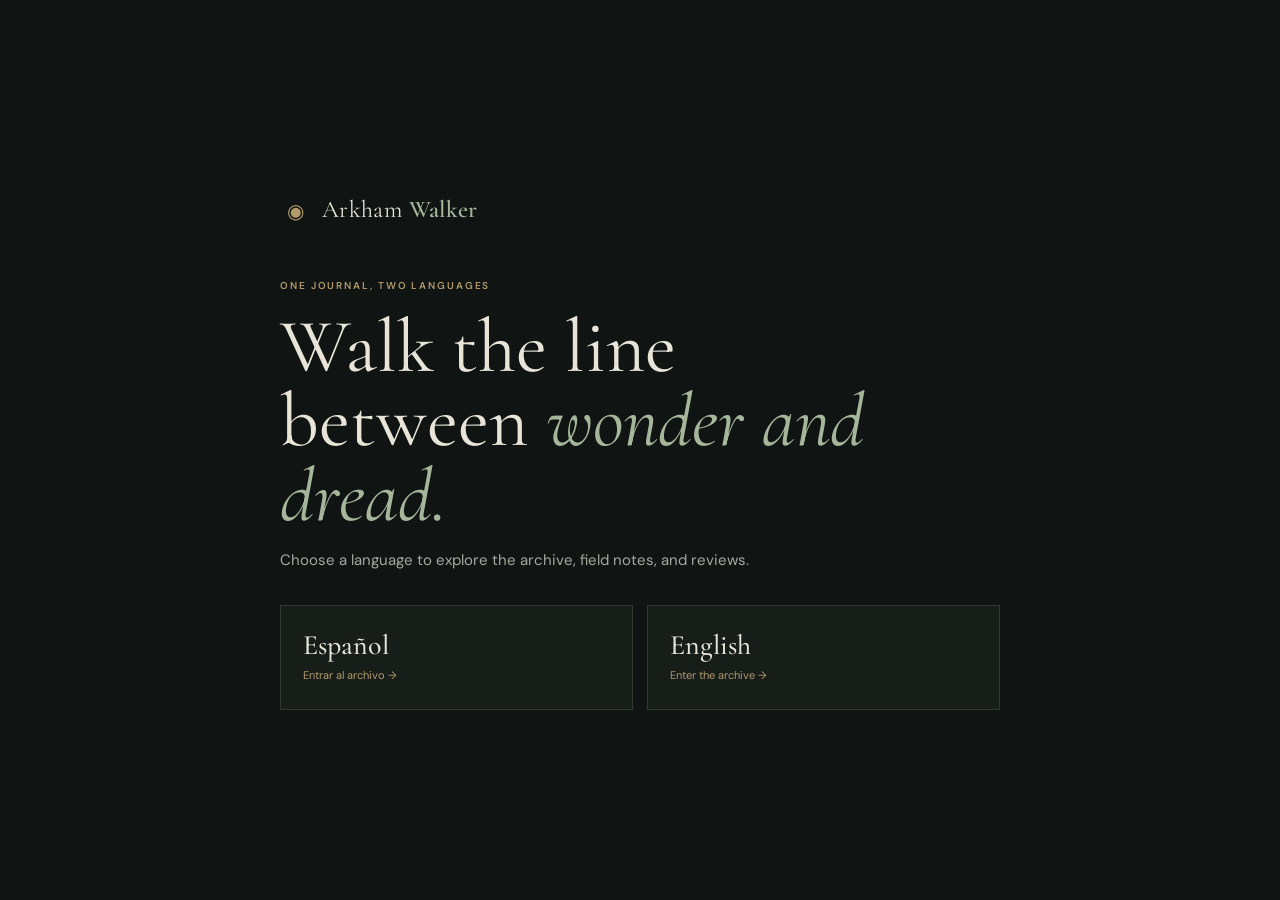
<file: index.html>
<!doctype html>
<html lang="es">
<head>
  <meta charset="utf-8">
  <meta name="viewport" content="width=device-width, initial-scale=1">
  <meta name="theme-color" content="#101412">
  <meta name="description" content="Arkham Walker: strange fiction and cosmic horror reviews in English and Spanish.">
  <title>Arkham Walker — Choose your language</title>
  <link rel="preconnect" href="https://fonts.googleapis.com">
  <link rel="preconnect" href="https://fonts.gstatic.com" crossorigin>
  <link href="https://fonts.googleapis.com/css2?family=Cormorant+Garamond:wght@400;500;600;700&family=DM+Sans:wght@400;500;600;700&display=swap" rel="stylesheet">
  <link rel="icon" href="assets/favicon.svg" type="image/svg+xml">
  <link rel="stylesheet" href="assets/css/site.css">
  <style>
    .language-home { min-height: 100vh; display: grid; place-items: center; padding: 32px 0; }
    .language-home-inner { width: min(720px, calc(100% - 36px)); }
    .language-home .brand { margin-bottom: 48px; }
    .language-home h1 { max-width: 650px; margin: 0; font: 400 clamp(45px, 8vw, 76px)/.98 var(--display); }
    .language-home h1 em { color: var(--moss); }
    .language-home p:not(.eyebrow) { color: var(--muted); }
    .language-choices { display: grid; grid-template-columns: repeat(2, 1fr); gap: 14px; margin-top: 32px; }
    .language-choice { padding: 22px; border: 1px solid var(--line); background: #171d19; transition: border-color .2s, transform .2s; }
    .language-choice:hover { transform: translateY(-3px); border-color: var(--sepia); }
    .language-choice strong { display: block; color: var(--paper); font: 500 28px var(--display); }
    .language-choice span { color: var(--sepia); font-size: 11px; }
    @media (max-width: 520px) { .language-choices { grid-template-columns: 1fr; } .language-home .brand { margin-bottom: 33px; } }
  </style>
</head>
<body data-page="language">
  <main class="language-home">
    <div class="language-home-inner">
      <a class="brand" href="index.html"><span class="brand-mark" aria-hidden="true">◉</span><span>Arkham <b>Walker</b></span></a>
      <p class="eyebrow eyebrow-moss">One journal, two languages</p>
      <h1>Walk the line between <em>wonder and dread.</em></h1>
      <p>Choose a language to explore the archive, field notes, and reviews.</p>
      <nav class="language-choices" aria-label="Choose a language">
        <a class="language-choice" href="es/index.html" lang="es"><strong>Español</strong><span>Entrar al archivo →</span></a>
        <a class="language-choice" href="en/index.html" lang="en"><strong>English</strong><span>Enter the archive →</span></a>
      </nav>
    </div>
  </main>
</body>
</html>
</file>
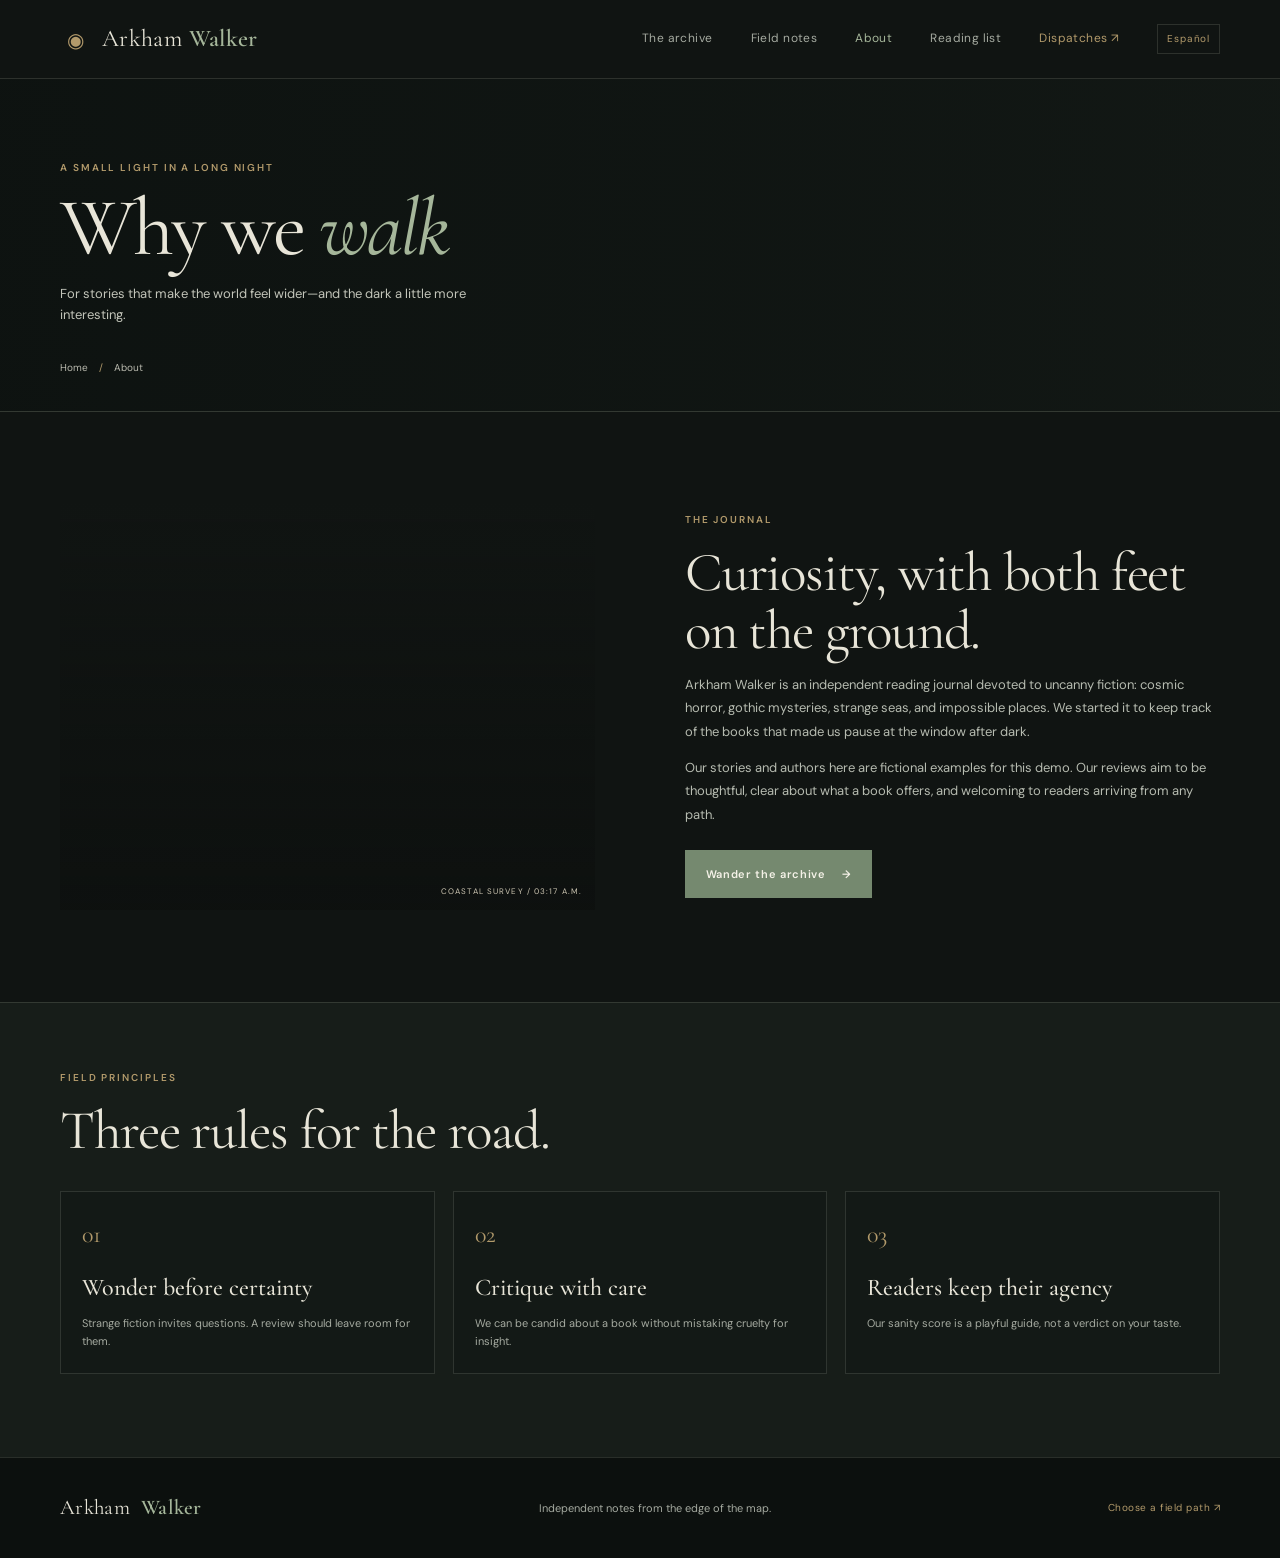
<file: en/about.html>
<!doctype html>
<html lang="en">
<head>
  <meta charset="utf-8">
  <meta name="viewport" content="width=device-width, initial-scale=1">
  <meta name="theme-color" content="#101412">
  <meta name="description" content="The story and editorial principles behind Arkham Walker, an independent uncanny fiction review journal.">
  <title>About — Arkham Walker</title>
  <link rel="preconnect" href="https://fonts.googleapis.com">
  <link rel="preconnect" href="https://fonts.gstatic.com" crossorigin>
  <link href="https://fonts.googleapis.com/css2?family=Cormorant+Garamond:wght@400;500;600;700&family=DM+Sans:wght@400;500;600;700&display=swap" rel="stylesheet">
  <link rel="icon" href="../assets/favicon.svg" type="image/svg+xml">
  <link rel="stylesheet" href="../assets/css/site.css">
  <script defer src="../assets/js/books.en.js"></script>
  <script defer src="../assets/js/site.js"></script>
</head>
<body data-page="about">
  <header class="site-header"><div class="nav-wrap page-width">
    <a class="brand" href="index.html" aria-label="Arkham Walker home"><span class="brand-mark" aria-hidden="true">◉</span><span>Arkham <b>Walker</b></span></a>
    <button class="menu-toggle" type="button" aria-expanded="false" aria-controls="site-nav" aria-label="Open navigation"><span></span><span></span><span></span></button>
    <nav class="site-nav" id="site-nav" aria-label="Main navigation"><a href="reviews.html" data-nav="reviews">The archive</a><a href="field-notes.html" data-nav="field-notes">Field notes</a><a href="about.html" data-nav="about">About</a><a href="reading-list.html" data-nav="reading-list">Reading list <span class="nav-count" data-reading-count hidden>0</span></a><a class="nav-cta" href="index.html#dispatch">Dispatches <span aria-hidden="true">↗</span></a></nav>
  </div></header>
  <main>
    <section class="page-hero page-hero-about"><div class="page-width page-hero-inner">
      <p class="eyebrow">A small light in a long night</p><h1>Why we <em>walk</em></h1>
      <p>For stories that make the world feel wider—and the dark a little more interesting.</p>
      <div class="breadcrumb"><a href="index.html">Home</a><span>/</span><span aria-current="page">About</span></div>
    </div></section>
    <section class="section page-width about-layout">
      <div class="about-art" role="img" aria-label="A fog-bound shoreline beneath a dark sky"><span class="art-caption">COASTAL SURVEY / 03:17 A.M.</span></div>
      <article class="about-copy"><p class="eyebrow eyebrow-moss">The journal</p><h2>Curiosity, with both feet on the ground.</h2>
        <p>Arkham Walker is an independent reading journal devoted to uncanny fiction: cosmic horror, gothic mysteries, strange seas, and impossible places. We started it to keep track of the books that made us pause at the window after dark.</p>
        <p>Our stories and authors here are fictional examples for this demo. Our reviews aim to be thoughtful, clear about what a book offers, and welcoming to readers arriving from any path.</p>
        <a class="button button-moss" href="reviews.html">Wander the archive <span aria-hidden="true">→</span></a>
      </article>
    </section>
    <section class="beliefs-section"><div class="page-width"><p class="eyebrow eyebrow-moss">Field principles</p><h2>Three rules for the road.</h2><div class="belief-grid">
      <article><span>01</span><h3>Wonder before certainty</h3><p>Strange fiction invites questions. A review should leave room for them.</p></article>
      <article><span>02</span><h3>Critique with care</h3><p>We can be candid about a book without mistaking cruelty for insight.</p></article>
      <article><span>03</span><h3>Readers keep their agency</h3><p>Our sanity score is a playful guide, not a verdict on your taste.</p></article>
    </div></div></section>
  </main>
  <footer class="site-footer"><div class="footer-inner page-width"><a class="brand brand-small" href="index.html">Arkham <b>Walker</b></a><p>Independent notes from the edge of the map.</p><a href="field-notes.html" class="footer-link">Choose a field path ↗</a></div></footer>
</body>
</html>
</file>
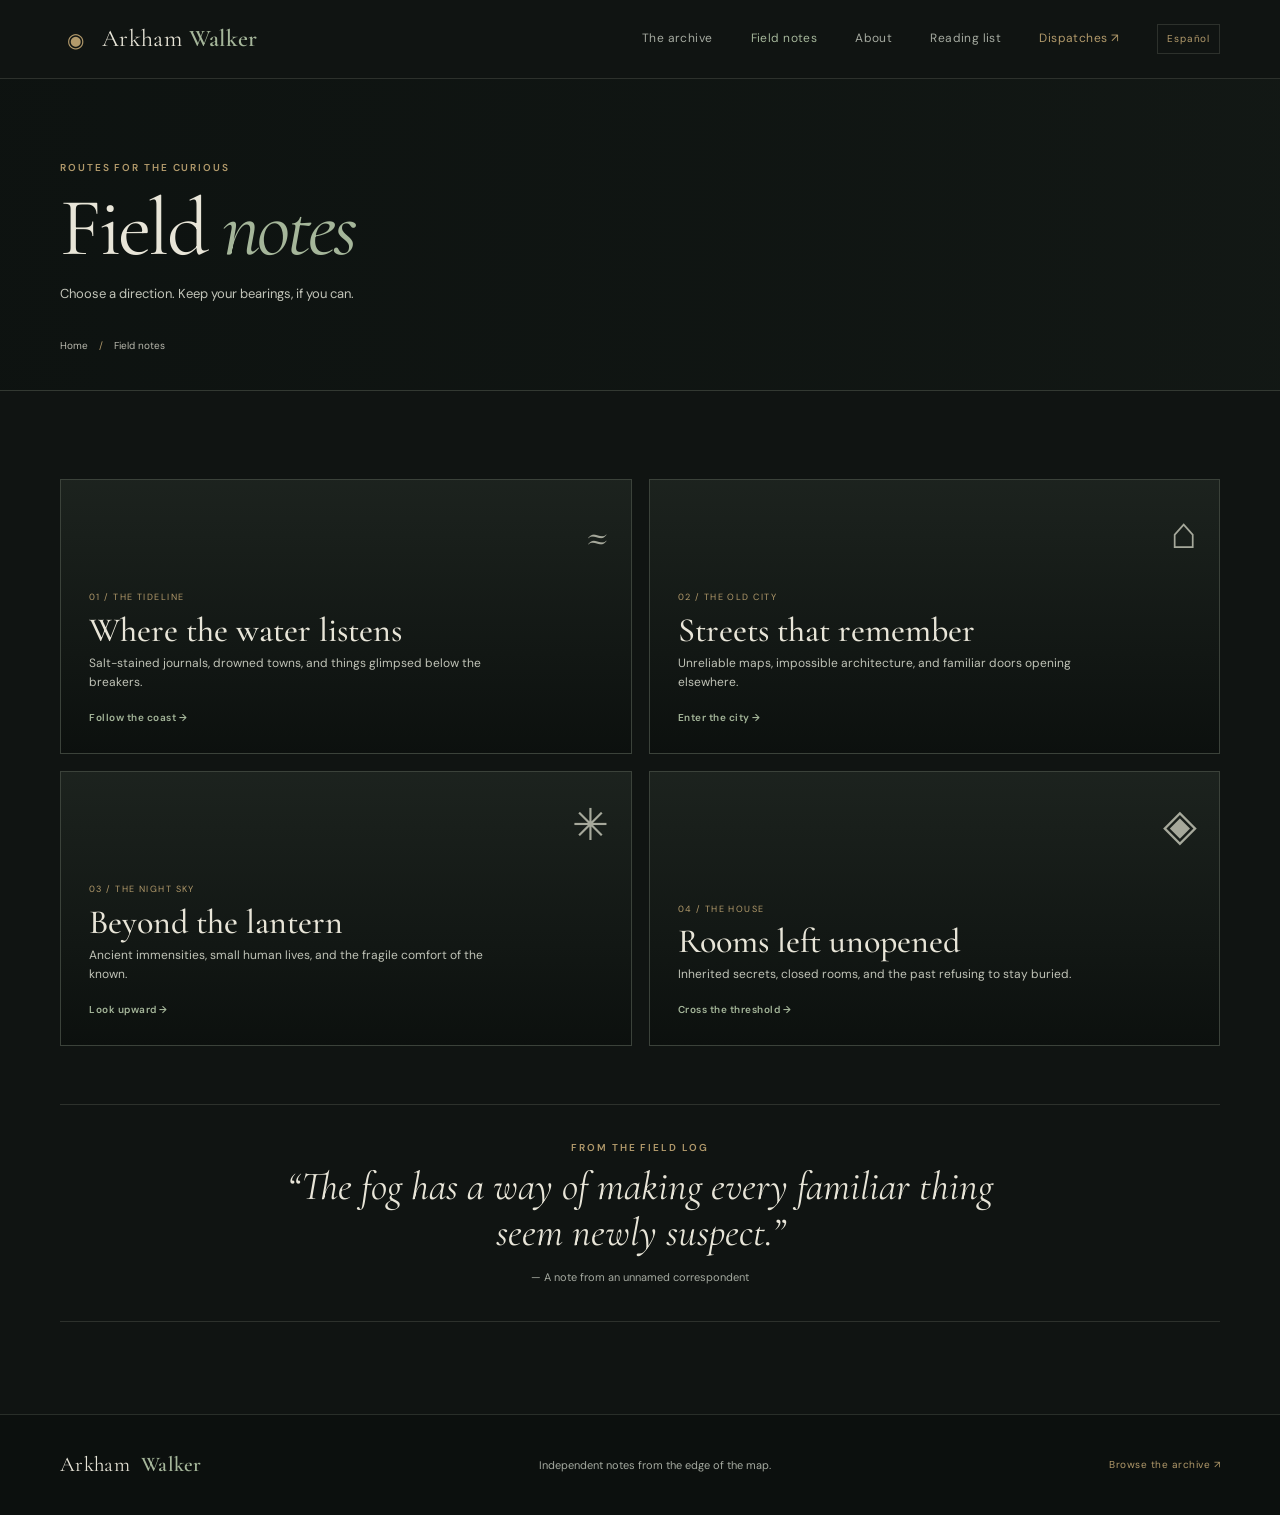
<file: en/field-notes.html>
<!doctype html>
<html lang="en">
<head>
  <meta charset="utf-8">
  <meta name="viewport" content="width=device-width, initial-scale=1">
  <meta name="theme-color" content="#101412">
  <meta name="description" content="Curated reading paths through the strange and uncanny with Arkham Walker.">
  <title>Field Notes — Arkham Walker</title>
  <link rel="preconnect" href="https://fonts.googleapis.com">
  <link rel="preconnect" href="https://fonts.gstatic.com" crossorigin>
  <link href="https://fonts.googleapis.com/css2?family=Cormorant+Garamond:wght@400;500;600;700&family=DM+Sans:wght@400;500;600;700&display=swap" rel="stylesheet">
  <link rel="icon" href="../assets/favicon.svg" type="image/svg+xml">
  <link rel="stylesheet" href="../assets/css/site.css">
  <script defer src="../assets/js/books.en.js"></script>
  <script defer src="../assets/js/site.js"></script>
</head>
<body data-page="field-notes">
  <header class="site-header"><div class="nav-wrap page-width">
    <a class="brand" href="index.html" aria-label="Arkham Walker home"><span class="brand-mark" aria-hidden="true">◉</span><span>Arkham <b>Walker</b></span></a>
    <button class="menu-toggle" type="button" aria-expanded="false" aria-controls="site-nav" aria-label="Open navigation"><span></span><span></span><span></span></button>
    <nav class="site-nav" id="site-nav" aria-label="Main navigation"><a href="reviews.html" data-nav="reviews">The archive</a><a href="field-notes.html" data-nav="field-notes">Field notes</a><a href="about.html" data-nav="about">About</a><a href="reading-list.html" data-nav="reading-list">Reading list <span class="nav-count" data-reading-count hidden>0</span></a><a class="nav-cta" href="index.html#dispatch">Dispatches <span aria-hidden="true">↗</span></a></nav>
  </div></header>
  <main>
    <section class="page-hero page-hero-fields"><div class="page-width page-hero-inner">
      <p class="eyebrow">Routes for the curious</p><h1>Field <em>notes</em></h1>
      <p>Choose a direction. Keep your bearings, if you can.</p>
      <div class="breadcrumb"><a href="index.html">Home</a><span>/</span><span aria-current="page">Field notes</span></div>
    </div></section>
    <section class="section page-width">
      <div class="field-grid">
        <a class="field-card field-sea" href="reviews.html?genre=Maritime%20horror"><span class="field-index">01 / THE TIDELINE</span><span class="field-glyph" aria-hidden="true">≈</span><h2>Where the water listens</h2><p>Salt-stained journals, drowned towns, and things glimpsed below the breakers.</p><span class="field-link">Follow the coast →</span></a>
        <a class="field-card field-city" href="reviews.html?genre=Weird%20fiction"><span class="field-index">02 / THE OLD CITY</span><span class="field-glyph" aria-hidden="true">⌂</span><h2>Streets that remember</h2><p>Unreliable maps, impossible architecture, and familiar doors opening elsewhere.</p><span class="field-link">Enter the city →</span></a>
        <a class="field-card field-cosmos" href="reviews.html?genre=Cosmic%20horror"><span class="field-index">03 / THE NIGHT SKY</span><span class="field-glyph" aria-hidden="true">✳</span><h2>Beyond the lantern</h2><p>Ancient immensities, small human lives, and the fragile comfort of the known.</p><span class="field-link">Look upward →</span></a>
        <a class="field-card field-house" href="reviews.html?genre=Gothic%20mystery"><span class="field-index">04 / THE HOUSE</span><span class="field-glyph" aria-hidden="true">◈</span><h2>Rooms left unopened</h2><p>Inherited secrets, closed rooms, and the past refusing to stay buried.</p><span class="field-link">Cross the threshold →</span></a>
      </div>
      <div class="quote-panel"><p class="eyebrow eyebrow-moss">From the field log</p><blockquote>“The fog has a way of making every familiar thing seem newly suspect.”</blockquote><p>— A note from an unnamed correspondent</p></div>
    </section>
  </main>
  <footer class="site-footer"><div class="footer-inner page-width"><a class="brand brand-small" href="index.html">Arkham <b>Walker</b></a><p>Independent notes from the edge of the map.</p><a href="reviews.html" class="footer-link">Browse the archive ↗</a></div></footer>
</body>
</html>
</file>
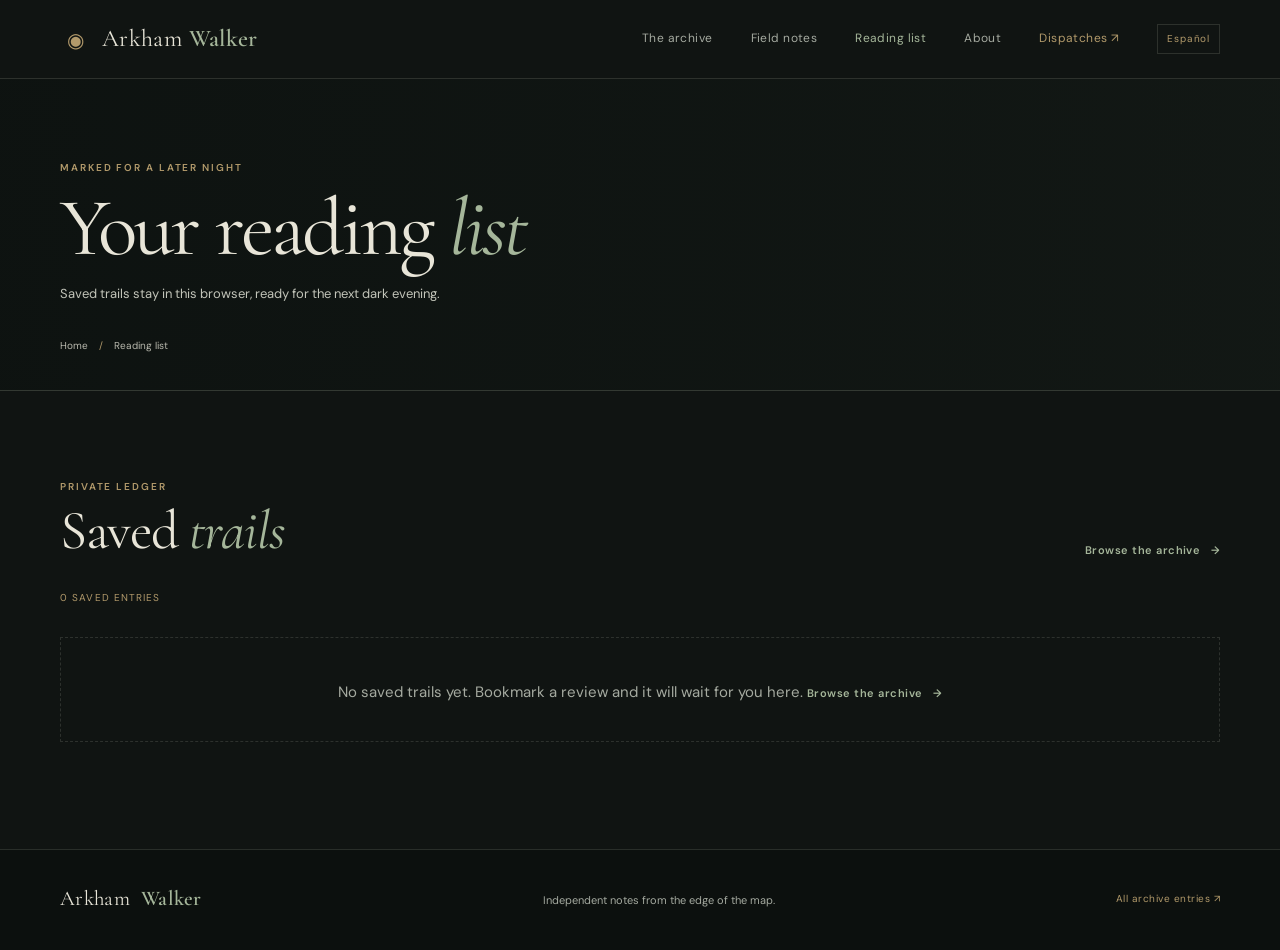
<file: en/reading-list.html>
<!doctype html>
<html lang="en">
<head>
  <meta charset="utf-8">
  <meta name="viewport" content="width=device-width, initial-scale=1">
  <meta name="theme-color" content="#101412">
  <meta name="description" content="Your saved Arkham Walker reviews, kept in one place for the next dark evening.">
  <title>Reading List — Arkham Walker</title>
  <link rel="preconnect" href="https://fonts.googleapis.com">
  <link rel="preconnect" href="https://fonts.gstatic.com" crossorigin>
  <link href="https://fonts.googleapis.com/css2?family=Cormorant+Garamond:wght@400;500;600;700&family=DM+Sans:wght@400;500;600;700&display=swap" rel="stylesheet">
  <link rel="icon" href="../assets/favicon.svg" type="image/svg+xml">
  <link rel="stylesheet" href="../assets/css/site.css">
  <script defer src="../assets/js/books.en.js"></script>
  <script defer src="../assets/js/site.js"></script>
</head>
<body data-page="reading-list">
  <header class="site-header"><div class="nav-wrap page-width">
    <a class="brand" href="index.html" aria-label="Arkham Walker home"><span class="brand-mark" aria-hidden="true">◉</span><span>Arkham <b>Walker</b></span></a>
    <button class="menu-toggle" type="button" aria-expanded="false" aria-controls="site-nav" aria-label="Open navigation"><span></span><span></span><span></span></button>
    <nav class="site-nav" id="site-nav" aria-label="Main navigation"><a href="reviews.html" data-nav="reviews">The archive</a><a href="field-notes.html" data-nav="field-notes">Field notes</a><a href="reading-list.html" data-nav="reading-list">Reading list <span class="nav-count" data-reading-count hidden>0</span></a><a href="about.html" data-nav="about">About</a><a class="nav-cta" href="index.html#dispatch">Dispatches <span aria-hidden="true">↗</span></a></nav>
  </div></header>
  <main>
    <section class="page-hero page-hero-list"><div class="page-width page-hero-inner">
      <p class="eyebrow">Marked for a later night</p><h1>Your reading <em>list</em></h1>
      <p>Saved trails stay in this browser, ready for the next dark evening.</p>
      <div class="breadcrumb"><a href="index.html">Home</a><span>/</span><span aria-current="page">Reading list</span></div>
    </div></section>
    <section class="section page-width" aria-labelledby="reading-list-heading">
      <div class="section-heading"><div><p class="eyebrow eyebrow-moss">Private ledger</p><h2 id="reading-list-heading">Saved <em>trails</em></h2></div><div class="list-actions"><a class="text-link" href="reviews.html">Browse the archive <span aria-hidden="true">→</span></a><button class="button list-clear" id="clear-reading-list" type="button" hidden>Clear list</button></div></div>
      <p class="library-count" id="reading-list-count" aria-live="polite"></p>
      <div class="book-grid" id="reading-list" aria-live="polite"></div>
      <p class="empty-state" id="reading-list-empty" hidden>No saved trails yet. Bookmark a review and it will wait for you here. <a class="text-link" href="reviews.html">Browse the archive <span aria-hidden="true">→</span></a></p>
      <noscript><p class="empty-state">The reading list needs JavaScript. You can still browse every review in the archive.</p></noscript>
    </section>
  </main>
  <footer class="site-footer"><div class="footer-inner page-width"><a class="brand brand-small" href="index.html">Arkham <b>Walker</b></a><p>Independent notes from the edge of the map.</p><a href="reviews.html" class="footer-link">All archive entries ↗</a></div></footer>
</body>
</html>
</file>
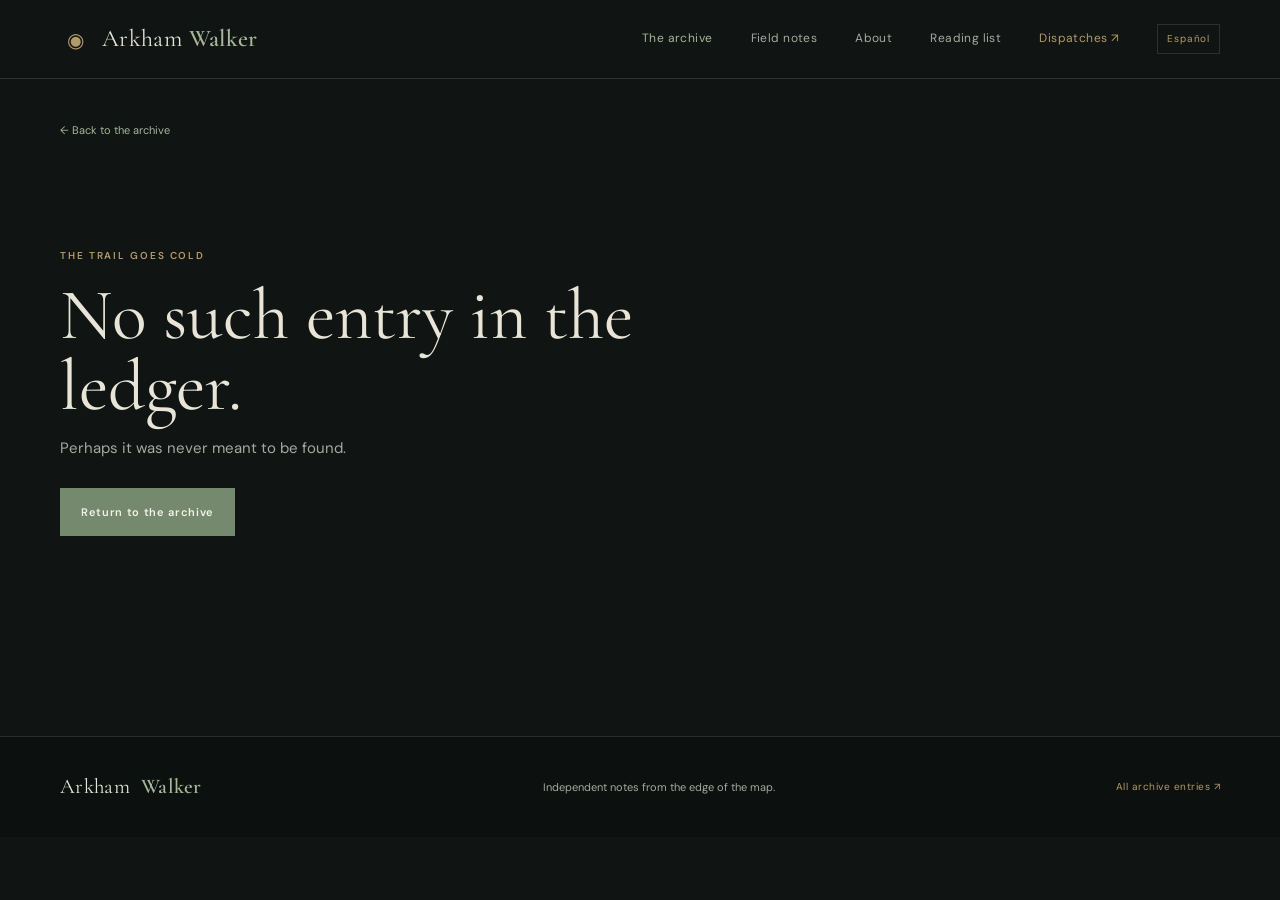
<file: en/review.html>
<!doctype html>
<html lang="en">
<head>
  <meta charset="utf-8">
  <meta name="viewport" content="width=device-width, initial-scale=1">
  <meta name="theme-color" content="#101412">
  <meta name="description" content="An independent book review from the Arkham Walker archive.">
  <title>Field Review — Arkham Walker</title>
  <link rel="preconnect" href="https://fonts.googleapis.com">
  <link rel="preconnect" href="https://fonts.gstatic.com" crossorigin>
  <link href="https://fonts.googleapis.com/css2?family=Cormorant+Garamond:wght@400;500;600;700&family=DM+Sans:wght@400;500;600;700&display=swap" rel="stylesheet">
  <link rel="icon" href="../assets/favicon.svg" type="image/svg+xml">
  <link rel="stylesheet" href="../assets/css/site.css">
  <script defer src="../assets/js/books.en.js"></script>
  <script defer src="../assets/js/site.js"></script>
</head>
<body data-page="reviews">
  <header class="site-header"><div class="nav-wrap page-width">
    <a class="brand" href="index.html" aria-label="Arkham Walker home"><span class="brand-mark" aria-hidden="true">◉</span><span>Arkham <b>Walker</b></span></a>
    <button class="menu-toggle" type="button" aria-expanded="false" aria-controls="site-nav" aria-label="Open navigation"><span></span><span></span><span></span></button>
    <nav class="site-nav" id="site-nav" aria-label="Main navigation"><a href="reviews.html" data-nav="reviews">The archive</a><a href="field-notes.html" data-nav="field-notes">Field notes</a><a href="about.html" data-nav="about">About</a><a href="reading-list.html" data-nav="reading-list">Reading list <span class="nav-count" data-reading-count hidden>0</span></a><a class="nav-cta" href="index.html#dispatch">Dispatches <span aria-hidden="true">↗</span></a></nav>
  </div></header>
  <main id="review-detail" class="detail-main page-width" aria-live="polite"><noscript><p class="empty-state">The full review needs JavaScript. <a class="text-link" href="reviews.html">Open the archive →</a></p></noscript></main>
  <footer class="site-footer"><div class="footer-inner page-width"><a class="brand brand-small" href="index.html">Arkham <b>Walker</b></a><p>Independent notes from the edge of the map.</p><a href="reviews.html" class="footer-link">All archive entries ↗</a></div></footer>
</body>
</html>
</file>
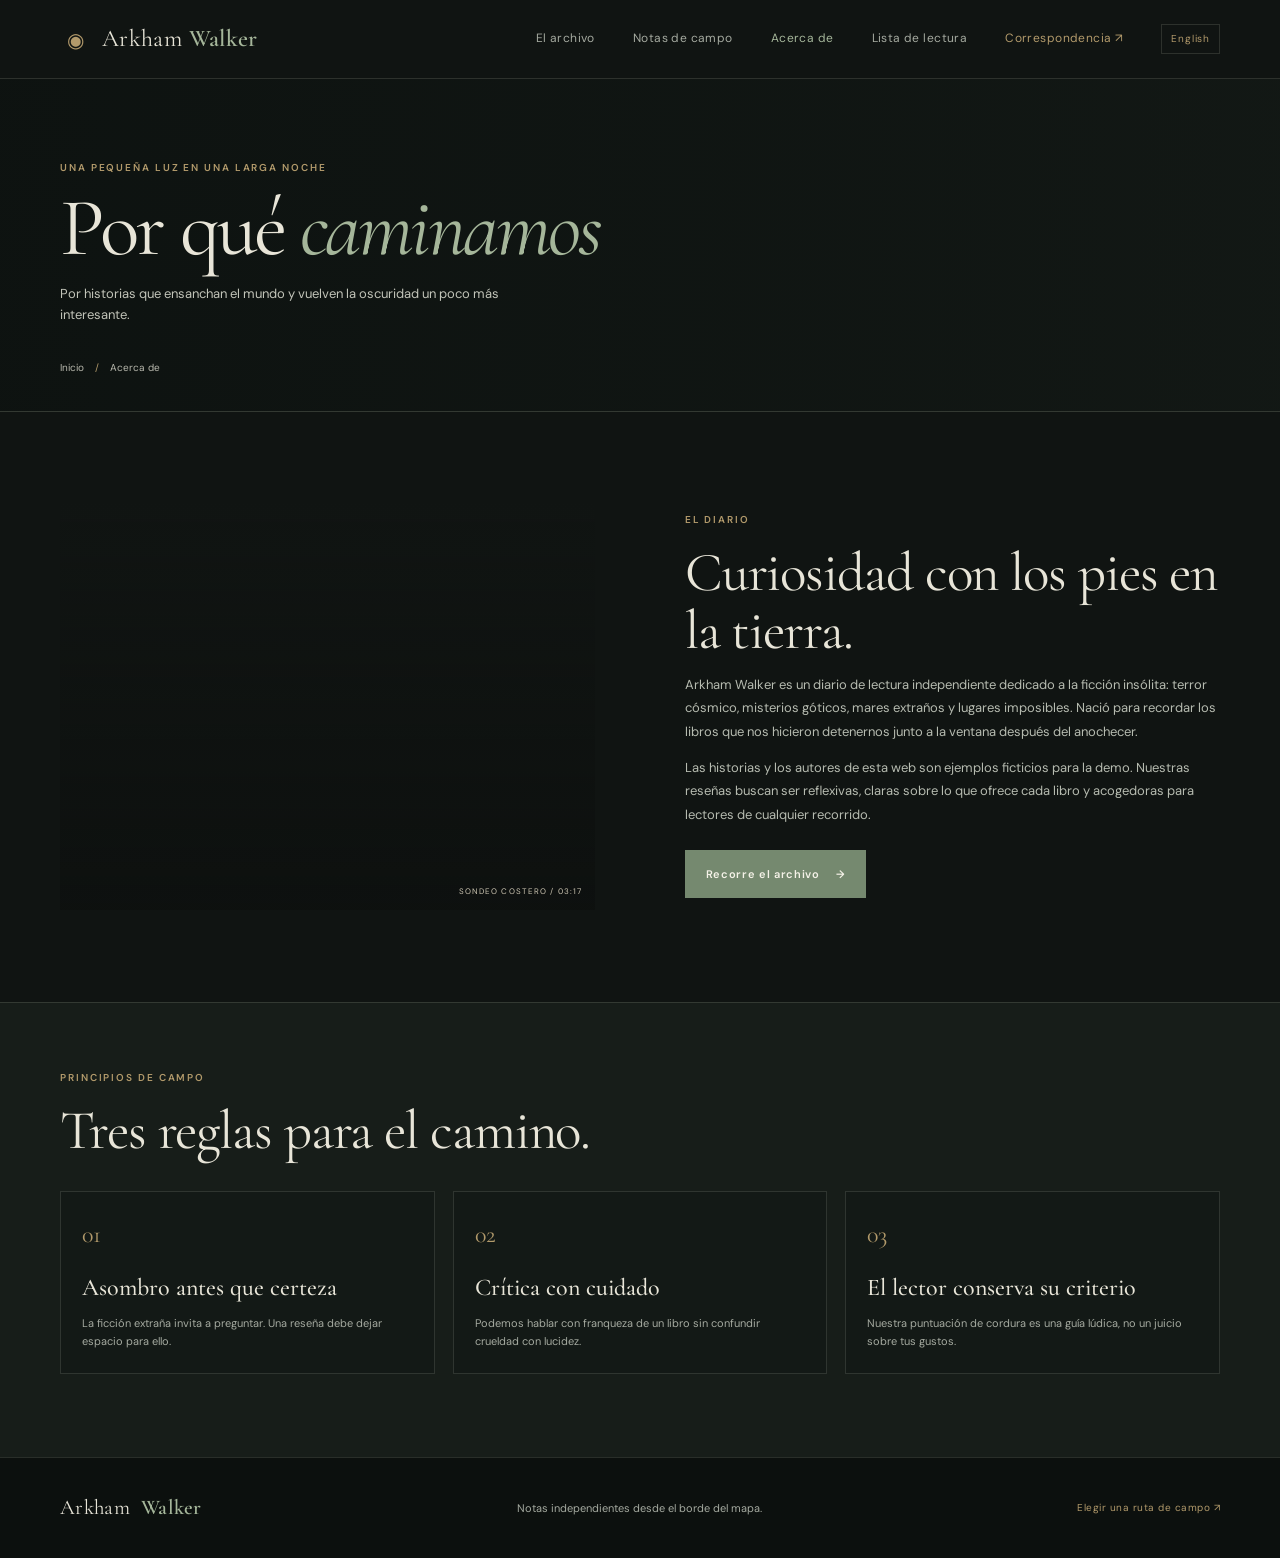
<file: es/about.html>
<!doctype html>
<html lang="es">
<head>
  <meta charset="utf-8">
  <meta name="viewport" content="width=device-width, initial-scale=1">
  <meta name="theme-color" content="#101412">
  <meta name="description" content="La historia y los principios editoriales de Arkham Walker, una revista independiente sobre ficción insólita.">
  <title>Acerca de — Arkham Walker</title>
  <link rel="preconnect" href="https://fonts.googleapis.com">
  <link rel="preconnect" href="https://fonts.gstatic.com" crossorigin>
  <link href="https://fonts.googleapis.com/css2?family=Cormorant+Garamond:wght@400;500;600;700&family=DM+Sans:wght@400;500;600;700&display=swap" rel="stylesheet">
  <link rel="icon" href="../assets/favicon.svg" type="image/svg+xml">
  <link rel="stylesheet" href="../assets/css/site.css">
  <script defer src="../assets/js/books.es.js"></script>
  <script defer src="../assets/js/site.js"></script>
</head>
<body data-page="about">
  <header class="site-header"><div class="nav-wrap page-width">
    <a class="brand" href="index.html" aria-label="Inicio de Arkham Walker"><span class="brand-mark" aria-hidden="true">◉</span><span>Arkham <b>Walker</b></span></a>
    <button class="menu-toggle" type="button" aria-expanded="false" aria-controls="site-nav" aria-label="Abrir navegación"><span></span><span></span><span></span></button>
    <nav class="site-nav" id="site-nav" aria-label="Navegación principal"><a href="reviews.html" data-nav="reviews">El archivo</a><a href="field-notes.html" data-nav="field-notes">Notas de campo</a><a href="about.html" data-nav="about">Acerca de</a><a href="reading-list.html" data-nav="reading-list">Lista de lectura <span class="nav-count" data-reading-count hidden>0</span></a><a class="nav-cta" href="index.html#dispatch">Correspondencia <span aria-hidden="true">↗</span></a></nav>
  </div></header>
  <main>
    <section class="page-hero page-hero-about"><div class="page-width page-hero-inner">
      <p class="eyebrow">Una pequeña luz en una larga noche</p><h1>Por qué <em>caminamos</em></h1>
      <p>Por historias que ensanchan el mundo y vuelven la oscuridad un poco más interesante.</p>
      <div class="breadcrumb"><a href="index.html">Inicio</a><span>/</span><span aria-current="page">Acerca de</span></div>
    </div></section>
    <section class="section page-width about-layout">
      <div class="about-art" role="img" aria-label="Una costa envuelta en niebla bajo un cielo oscuro"><span class="art-caption">SONDEO COSTERO / 03:17</span></div>
      <article class="about-copy"><p class="eyebrow eyebrow-moss">El diario</p><h2>Curiosidad con los pies en la tierra.</h2>
        <p>Arkham Walker es un diario de lectura independiente dedicado a la ficción insólita: terror cósmico, misterios góticos, mares extraños y lugares imposibles. Nació para recordar los libros que nos hicieron detenernos junto a la ventana después del anochecer.</p>
        <p>Las historias y los autores de esta web son ejemplos ficticios para la demo. Nuestras reseñas buscan ser reflexivas, claras sobre lo que ofrece cada libro y acogedoras para lectores de cualquier recorrido.</p>
        <a class="button button-moss" href="reviews.html">Recorre el archivo <span aria-hidden="true">→</span></a>
      </article>
    </section>
    <section class="beliefs-section"><div class="page-width"><p class="eyebrow eyebrow-moss">Principios de campo</p><h2>Tres reglas para el camino.</h2><div class="belief-grid">
      <article><span>01</span><h3>Asombro antes que certeza</h3><p>La ficción extraña invita a preguntar. Una reseña debe dejar espacio para ello.</p></article>
      <article><span>02</span><h3>Crítica con cuidado</h3><p>Podemos hablar con franqueza de un libro sin confundir crueldad con lucidez.</p></article>
      <article><span>03</span><h3>El lector conserva su criterio</h3><p>Nuestra puntuación de cordura es una guía lúdica, no un juicio sobre tus gustos.</p></article>
    </div></div></section>
  </main>
  <footer class="site-footer"><div class="footer-inner page-width"><a class="brand brand-small" href="index.html">Arkham <b>Walker</b></a><p>Notas independientes desde el borde del mapa.</p><a href="field-notes.html" class="footer-link">Elegir una ruta de campo ↗</a></div></footer>
</body>
</html>
</file>
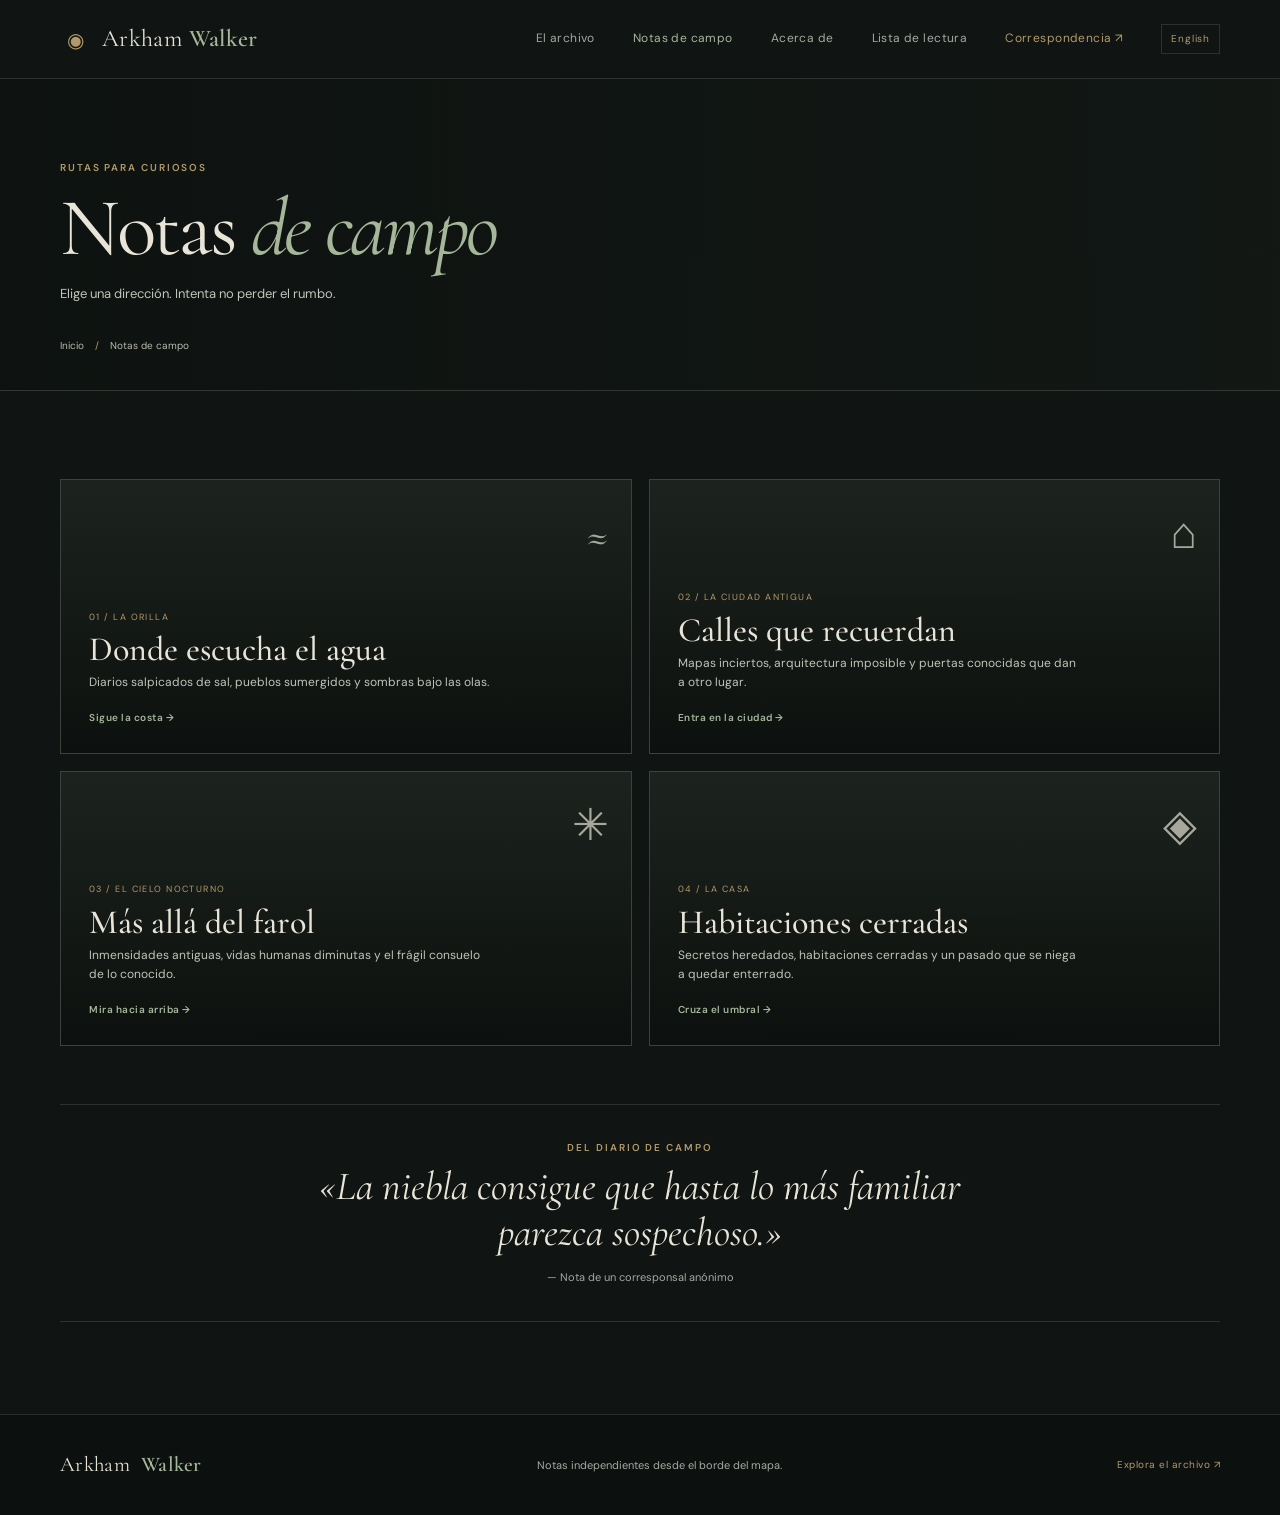
<file: es/field-notes.html>
<!doctype html>
<html lang="es">
<head>
  <meta charset="utf-8">
  <meta name="viewport" content="width=device-width, initial-scale=1">
  <meta name="theme-color" content="#101412">
  <meta name="description" content="Rutas de lectura seleccionadas por Arkham Walker para explorar lo extraño y lo insólito.">
  <title>Notas de campo — Arkham Walker</title>
  <link rel="preconnect" href="https://fonts.googleapis.com">
  <link rel="preconnect" href="https://fonts.gstatic.com" crossorigin>
  <link href="https://fonts.googleapis.com/css2?family=Cormorant+Garamond:wght@400;500;600;700&family=DM+Sans:wght@400;500;600;700&display=swap" rel="stylesheet">
  <link rel="icon" href="../assets/favicon.svg" type="image/svg+xml">
  <link rel="stylesheet" href="../assets/css/site.css">
  <script defer src="../assets/js/books.es.js"></script>
  <script defer src="../assets/js/site.js"></script>
</head>
<body data-page="field-notes">
  <header class="site-header"><div class="nav-wrap page-width">
    <a class="brand" href="index.html" aria-label="Inicio de Arkham Walker"><span class="brand-mark" aria-hidden="true">◉</span><span>Arkham <b>Walker</b></span></a>
    <button class="menu-toggle" type="button" aria-expanded="false" aria-controls="site-nav" aria-label="Abrir navegación"><span></span><span></span><span></span></button>
    <nav class="site-nav" id="site-nav" aria-label="Navegación principal"><a href="reviews.html" data-nav="reviews">El archivo</a><a href="field-notes.html" data-nav="field-notes">Notas de campo</a><a href="about.html" data-nav="about">Acerca de</a><a href="reading-list.html" data-nav="reading-list">Lista de lectura <span class="nav-count" data-reading-count hidden>0</span></a><a class="nav-cta" href="index.html#dispatch">Correspondencia <span aria-hidden="true">↗</span></a></nav>
  </div></header>
  <main>
    <section class="page-hero page-hero-fields"><div class="page-width page-hero-inner">
      <p class="eyebrow">Rutas para curiosos</p><h1>Notas <em>de campo</em></h1>
      <p>Elige una dirección. Intenta no perder el rumbo.</p>
      <div class="breadcrumb"><a href="index.html">Inicio</a><span>/</span><span aria-current="page">Notas de campo</span></div>
    </div></section>
    <section class="section page-width">
      <div class="field-grid">
        <a class="field-card field-sea" href="reviews.html?genre=Terror%20marítimo"><span class="field-index">01 / LA ORILLA</span><span class="field-glyph" aria-hidden="true">≈</span><h2>Donde escucha el agua</h2><p>Diarios salpicados de sal, pueblos sumergidos y sombras bajo las olas.</p><span class="field-link">Sigue la costa →</span></a>
        <a class="field-card field-city" href="reviews.html?genre=Ficción%20extraña"><span class="field-index">02 / LA CIUDAD ANTIGUA</span><span class="field-glyph" aria-hidden="true">⌂</span><h2>Calles que recuerdan</h2><p>Mapas inciertos, arquitectura imposible y puertas conocidas que dan a otro lugar.</p><span class="field-link">Entra en la ciudad →</span></a>
        <a class="field-card field-cosmos" href="reviews.html?genre=Terror%20cósmico"><span class="field-index">03 / EL CIELO NOCTURNO</span><span class="field-glyph" aria-hidden="true">✳</span><h2>Más allá del farol</h2><p>Inmensidades antiguas, vidas humanas diminutas y el frágil consuelo de lo conocido.</p><span class="field-link">Mira hacia arriba →</span></a>
        <a class="field-card field-house" href="reviews.html?genre=Misterio%20gótico"><span class="field-index">04 / LA CASA</span><span class="field-glyph" aria-hidden="true">◈</span><h2>Habitaciones cerradas</h2><p>Secretos heredados, habitaciones cerradas y un pasado que se niega a quedar enterrado.</p><span class="field-link">Cruza el umbral →</span></a>
      </div>
      <div class="quote-panel"><p class="eyebrow eyebrow-moss">Del diario de campo</p><blockquote>«La niebla consigue que hasta lo más familiar parezca sospechoso.»</blockquote><p>— Nota de un corresponsal anónimo</p></div>
    </section>
  </main>
  <footer class="site-footer"><div class="footer-inner page-width"><a class="brand brand-small" href="index.html">Arkham <b>Walker</b></a><p>Notas independientes desde el borde del mapa.</p><a href="reviews.html" class="footer-link">Explora el archivo ↗</a></div></footer>
</body>
</html>
</file>
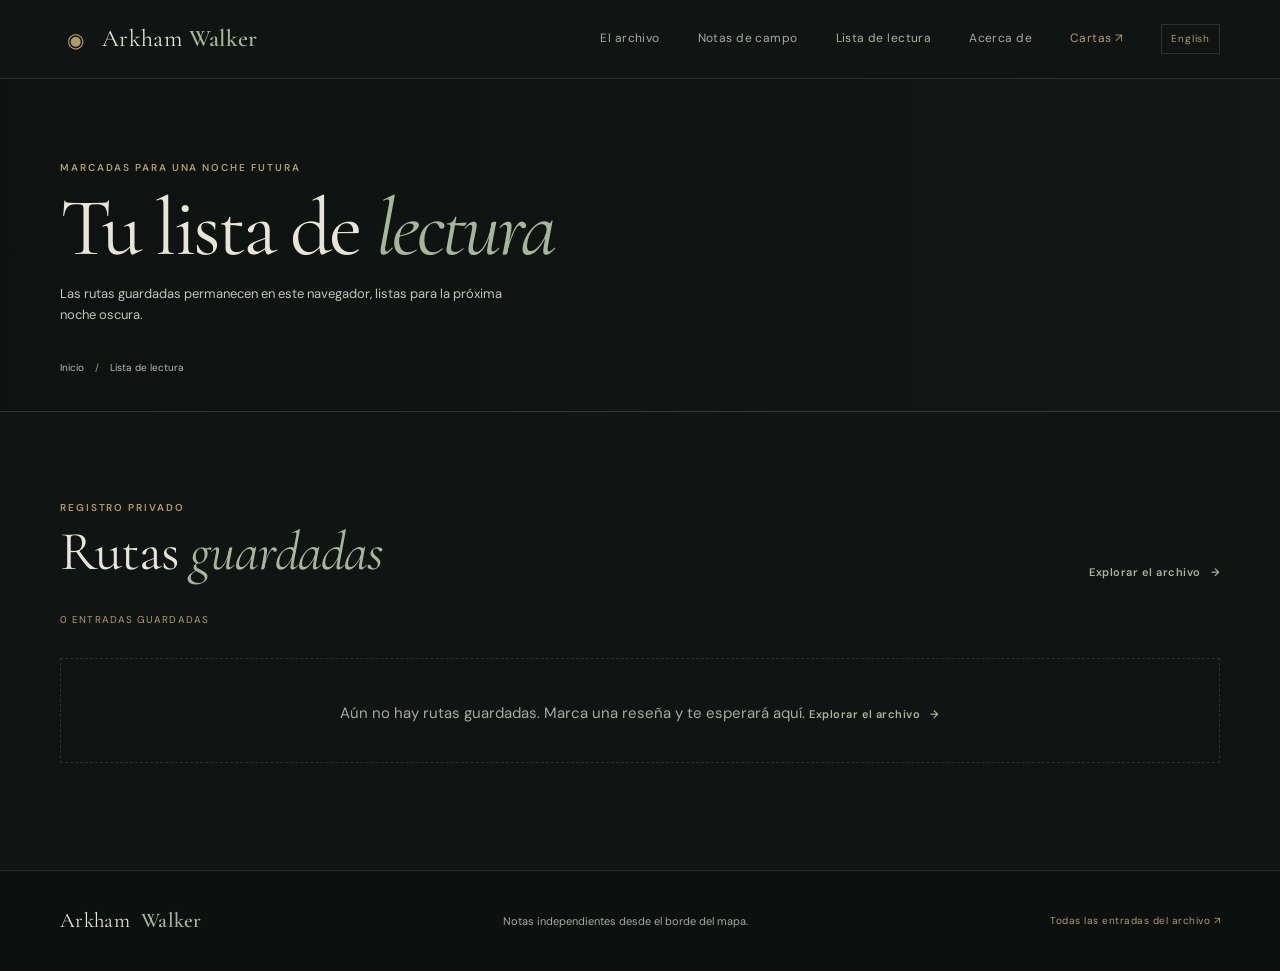
<file: es/reading-list.html>
<!doctype html>
<html lang="es">
<head>
  <meta charset="utf-8">
  <meta name="viewport" content="width=device-width, initial-scale=1">
  <meta name="theme-color" content="#101412">
  <meta name="description" content="Tus reseñas guardadas de Arkham Walker, reunidas para la próxima noche oscura.">
  <title>Lista de lectura — Arkham Walker</title>
  <link rel="preconnect" href="https://fonts.googleapis.com">
  <link rel="preconnect" href="https://fonts.gstatic.com" crossorigin>
  <link href="https://fonts.googleapis.com/css2?family=Cormorant+Garamond:wght@400;500;600;700&family=DM+Sans:wght@400;500;600;700&display=swap" rel="stylesheet">
  <link rel="icon" href="../assets/favicon.svg" type="image/svg+xml">
  <link rel="stylesheet" href="../assets/css/site.css">
  <script defer src="../assets/js/books.es.js"></script>
  <script defer src="../assets/js/site.js"></script>
</head>
<body data-page="reading-list">
  <header class="site-header"><div class="nav-wrap page-width">
    <a class="brand" href="index.html" aria-label="Inicio de Arkham Walker"><span class="brand-mark" aria-hidden="true">◉</span><span>Arkham <b>Walker</b></span></a>
    <button class="menu-toggle" type="button" aria-expanded="false" aria-controls="site-nav" aria-label="Abrir navegación"><span></span><span></span><span></span></button>
    <nav class="site-nav" id="site-nav" aria-label="Navegación principal"><a href="reviews.html" data-nav="reviews">El archivo</a><a href="field-notes.html" data-nav="field-notes">Notas de campo</a><a href="reading-list.html" data-nav="reading-list">Lista de lectura <span class="nav-count" data-reading-count hidden>0</span></a><a href="about.html" data-nav="about">Acerca de</a><a class="nav-cta" href="index.html#dispatch">Cartas <span aria-hidden="true">↗</span></a></nav>
  </div></header>
  <main>
    <section class="page-hero page-hero-list"><div class="page-width page-hero-inner">
      <p class="eyebrow">Marcadas para una noche futura</p><h1>Tu lista de <em>lectura</em></h1>
      <p>Las rutas guardadas permanecen en este navegador, listas para la próxima noche oscura.</p>
      <div class="breadcrumb"><a href="index.html">Inicio</a><span>/</span><span aria-current="page">Lista de lectura</span></div>
    </div></section>
    <section class="section page-width" aria-labelledby="reading-list-heading">
      <div class="section-heading"><div><p class="eyebrow eyebrow-moss">Registro privado</p><h2 id="reading-list-heading">Rutas <em>guardadas</em></h2></div><div class="list-actions"><a class="text-link" href="reviews.html">Explorar el archivo <span aria-hidden="true">→</span></a><button class="button list-clear" id="clear-reading-list" type="button" hidden>Vaciar lista</button></div></div>
      <p class="library-count" id="reading-list-count" aria-live="polite"></p>
      <div class="book-grid" id="reading-list" aria-live="polite"></div>
      <p class="empty-state" id="reading-list-empty" hidden>Aún no hay rutas guardadas. Marca una reseña y te esperará aquí. <a class="text-link" href="reviews.html">Explorar el archivo <span aria-hidden="true">→</span></a></p>
      <noscript><p class="empty-state">La lista de lectura necesita JavaScript. Aun así puedes recorrer todas las reseñas del archivo.</p></noscript>
    </section>
  </main>
  <footer class="site-footer"><div class="footer-inner page-width"><a class="brand brand-small" href="index.html">Arkham <b>Walker</b></a><p>Notas independientes desde el borde del mapa.</p><a href="reviews.html" class="footer-link">Todas las entradas del archivo ↗</a></div></footer>
</body>
</html>
</file>
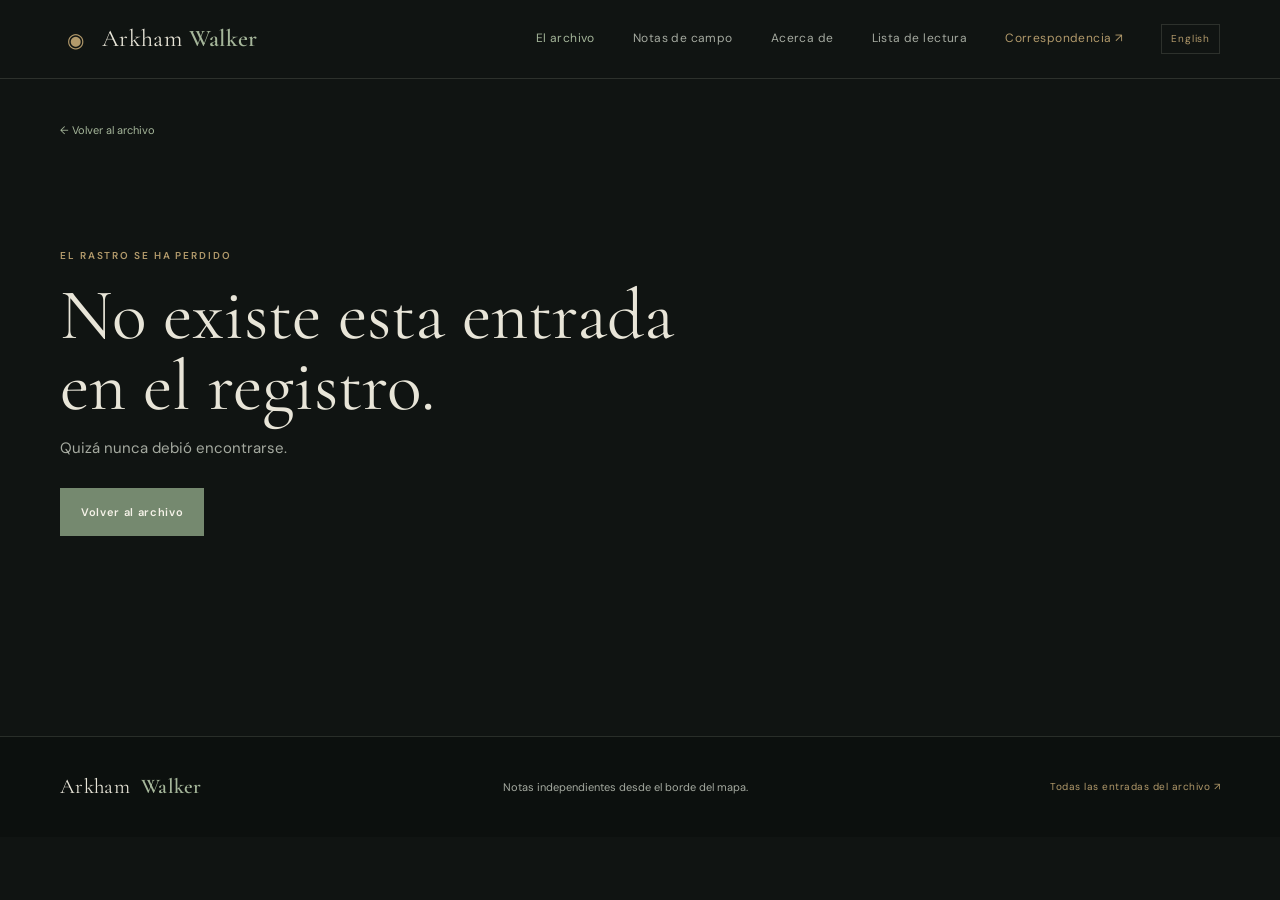
<file: es/review.html>
<!doctype html>
<html lang="es">
<head>
  <meta charset="utf-8">
  <meta name="viewport" content="width=device-width, initial-scale=1">
  <meta name="theme-color" content="#101412">
  <meta name="description" content="Una reseña independiente del archivo de Arkham Walker.">
  <title>Reseña de campo — Arkham Walker</title>
  <link rel="preconnect" href="https://fonts.googleapis.com">
  <link rel="preconnect" href="https://fonts.gstatic.com" crossorigin>
  <link href="https://fonts.googleapis.com/css2?family=Cormorant+Garamond:wght@400;500;600;700&family=DM+Sans:wght@400;500;600;700&display=swap" rel="stylesheet">
  <link rel="icon" href="../assets/favicon.svg" type="image/svg+xml">
  <link rel="stylesheet" href="../assets/css/site.css">
  <script defer src="../assets/js/books.es.js"></script>
  <script defer src="../assets/js/site.js"></script>
</head>
<body data-page="reviews">
  <header class="site-header"><div class="nav-wrap page-width">
    <a class="brand" href="index.html" aria-label="Inicio de Arkham Walker"><span class="brand-mark" aria-hidden="true">◉</span><span>Arkham <b>Walker</b></span></a>
    <button class="menu-toggle" type="button" aria-expanded="false" aria-controls="site-nav" aria-label="Abrir navegación"><span></span><span></span><span></span></button>
    <nav class="site-nav" id="site-nav" aria-label="Navegación principal"><a href="reviews.html" data-nav="reviews">El archivo</a><a href="field-notes.html" data-nav="field-notes">Notas de campo</a><a href="about.html" data-nav="about">Acerca de</a><a href="reading-list.html" data-nav="reading-list">Lista de lectura <span class="nav-count" data-reading-count hidden>0</span></a><a class="nav-cta" href="index.html#dispatch">Correspondencia <span aria-hidden="true">↗</span></a></nav>
  </div></header>
  <main id="review-detail" class="detail-main page-width" aria-live="polite"><noscript><p class="empty-state">La reseña completa necesita JavaScript. <a class="text-link" href="reviews.html">Abrir el archivo →</a></p></noscript></main>
  <footer class="site-footer"><div class="footer-inner page-width"><a class="brand brand-small" href="index.html">Arkham <b>Walker</b></a><p>Notas independientes desde el borde del mapa.</p><a href="reviews.html" class="footer-link">Todas las entradas del archivo ↗</a></div></footer>
</body>
</html>
</file>
<file: assets/css/site.css>
:root {
  color-scheme: dark;
  --ink: #101412;
  --ink-soft: #171d19;
  --panel: #1b211d;
  --panel-light: #222923;
  --paper: #e8e5d8;
  --muted: #a5aaa0;
  --moss: #a5b69a;
  --moss-dark: #75896f;
  --sepia: #b29a6b;
  --line: rgba(219, 222, 207, .14);
  --display: "Cormorant Garamond", Georgia, serif;
  --body: "DM Sans", Arial, sans-serif;
}

* { box-sizing: border-box; }
[hidden] { display: none !important; }
html { scroll-behavior: smooth; }
body {
  margin: 0;
  background: var(--ink);
  color: var(--paper);
  font-family: var(--body);
  font-size: 15px;
  line-height: 1.65;
}
a { color: inherit; text-decoration: none; }
button, input, select { font: inherit; }
button, a, input, select { -webkit-tap-highlight-color: transparent; }
button { cursor: pointer; }
img { display: block; max-width: 100%; }
.button:focus-visible, .text-link:focus-visible, .site-nav a:focus-visible, .book-save:focus-visible, .language-choice:focus-visible { outline: 2px solid var(--moss); outline-offset: 3px; }
.page-width { width: min(1160px, calc(100% - 64px)); margin-inline: auto; }

.site-header { position: relative; z-index: 10; background: rgba(16, 20, 18, .96); border-bottom: 1px solid var(--line); }
.nav-wrap { min-height: 78px; display: flex; align-items: center; justify-content: space-between; gap: 32px; }
.brand { display: inline-flex; align-items: center; gap: 11px; color: var(--paper); font-family: var(--display); font-size: 24px; letter-spacing: .015em; white-space: nowrap; }
.brand b { color: var(--moss); font-weight: 600; }
.brand-mark { display: grid; width: 31px; height: 31px; place-items: center; color: var(--sepia); font-family: var(--body); font-size: 20px; }
.site-nav { display: flex; align-items: center; gap: clamp(20px, 3vw, 38px); color: var(--muted); font-size: 12px; letter-spacing: .035em; }
.site-nav a { transition: color .2s ease; }
.site-nav a:hover, .site-nav a[aria-current="page"] { color: var(--moss); }
.site-nav .nav-cta { color: var(--sepia); }
.site-nav .nav-count { display: inline-grid; min-width: 17px; height: 17px; place-items: center; margin-left: 4px; border-radius: 9px; background: var(--moss-dark); color: #f5f2e8; font-size: 9px; letter-spacing: 0; }
.site-nav .language-switch { padding: 6px 9px; border: 1px solid var(--line); color: var(--sepia); font-size: 10px; letter-spacing: .08em; }
.site-nav .language-switch:hover { border-color: var(--sepia); color: var(--paper); }
.menu-toggle { display: none; width: 42px; height: 42px; border: 1px solid var(--line); border-radius: 50%; background: transparent; cursor: pointer; }
.menu-toggle span { display: block; width: 16px; height: 1px; margin: 5px auto; background: var(--paper); }

.hero { position: relative; isolation: isolate; min-height: 660px; overflow: hidden; background: #111715 url("https://images.unsplash.com/photo-1518837695005-2083093ee35b?auto=format&fit=crop&w=2200&q=90") center 48%/cover no-repeat; }
.hero::before { position: absolute; z-index: -1; inset: 0; content: ""; background: linear-gradient(90deg, rgba(11, 16, 15, .96) 0%, rgba(11, 16, 15, .85) 39%, rgba(11, 16, 15, .42) 78%, rgba(11, 16, 15, .32) 100%), linear-gradient(0deg, rgba(11,16,15,.65), transparent 45%); }
.hero-grain { position: absolute; z-index: -1; inset: 0; opacity: .19; background-image: url("data:image/svg+xml,%3Csvg viewBox='0 0 180 180' xmlns='http://www.w3.org/2000/svg'%3E%3Cfilter id='n'%3E%3CfeTurbulence type='fractalNoise' baseFrequency='.8' numOctaves='3' stitchTiles='stitch'/%3E%3C/filter%3E%3Crect width='100%25' height='100%25' filter='url(%23n)' opacity='.19'/%3E%3C/svg%3E"); pointer-events: none; }
.hero-content { position: relative; min-height: 660px; display: flex; flex-direction: column; align-items: flex-start; justify-content: center; padding-top: 20px; padding-bottom: 46px; }
.eyebrow { margin: 0 0 17px; color: var(--sepia); font-size: 10px; font-weight: 600; letter-spacing: .19em; line-height: 1.5; text-transform: uppercase; }
.eyebrow-mark { padding-right: 8px; color: var(--moss); font-size: 14px; }
.hero h1, .page-hero h1 { max-width: 700px; margin: 0; font-family: var(--display); font-size: clamp(56px, 8.4vw, 104px); font-weight: 400; letter-spacing: -.035em; line-height: .9; }
h1 em, h2 em { color: var(--moss); font-weight: 400; }
.hero-copy { max-width: 455px; margin: 24px 0 0; color: #c2c4b9; font-size: 15px; }
.hero-actions { display: flex; align-items: center; gap: 27px; margin-top: 32px; }
.button { display: inline-flex; min-height: 48px; align-items: center; justify-content: center; gap: 16px; padding: 0 20px; border: 1px solid transparent; font-size: 11px; font-weight: 600; letter-spacing: .06em; transition: background .2s, transform .2s, border-color .2s; }
.button:hover { transform: translateY(-2px); }
.button-moss { background: var(--moss-dark); color: #f5f2e8; }
.button-moss:hover { background: #879d7d; }
.button-gold { background: var(--sepia); color: #171914; cursor: pointer; }
.button-gold:hover { background: #c5ae7f; }
.text-link { display: inline-flex; align-items: center; gap: 10px; color: var(--moss); font-size: 11px; font-weight: 600; letter-spacing: .045em; }
.text-link:hover { color: var(--paper); }
.hero-stamp { position: absolute; right: 6%; bottom: 23%; display: flex; width: 108px; height: 108px; flex-direction: column; align-items: center; justify-content: center; gap: 1px; border: 1px solid rgba(190, 176, 134, .47); border-radius: 50%; color: #c4ba9b; font-size: 7px; letter-spacing: .13em; line-height: 1.5; text-align: center; transform: rotate(9deg); }
.hero-stamp b { color: var(--sepia); font-family: var(--display); font-size: 29px; font-weight: 400; line-height: 1.05; }
.hero-caption { position: absolute; bottom: 34px; left: 0; display: flex; align-items: center; gap: 12px; color: #b0b4aa; font-family: var(--display); font-size: 16px; font-style: italic; }
.caption-line { width: 37px; height: 1px; background: var(--sepia); }

.section { padding-top: 88px; padding-bottom: 92px; }
.section-heading { display: flex; align-items: end; justify-content: space-between; gap: 24px; margin-bottom: 31px; }
.section-heading .eyebrow { margin-bottom: 8px; }
.section-heading h2, .dispatch-section h2, .beliefs-section h2, .about-copy h2 { margin: 0; font-family: var(--display); font-size: clamp(37px, 5vw, 55px); font-weight: 400; letter-spacing: -.02em; line-height: 1.05; }
.section-aside { max-width: 300px; margin: 0 0 4px; color: var(--muted); font-size: 12px; }
.book-grid { display: grid; grid-template-columns: repeat(3, minmax(0, 1fr)); gap: 22px; }
.book-card { position: relative; min-width: 0; background: var(--panel); border: 1px solid rgba(219, 222, 207, .08); transition: border-color .25s, transform .25s; }
.book-card:hover { transform: translateY(-4px); border-color: rgba(165, 182, 154, .48); }
.book-save { position: absolute; z-index: 3; top: 13px; right: 13px; display: inline-flex; min-width: 32px; height: 32px; align-items: center; justify-content: center; gap: 6px; padding: 0 8px; border: 1px solid rgba(219, 222, 207, .26); background: rgba(16, 20, 18, .84); color: #d3c8a7; transition: color .2s, border-color .2s, background .2s; }
.book-save:hover { border-color: var(--sepia); color: var(--paper); }
.book-save.is-saved { border-color: var(--moss); background: var(--moss-dark); color: #f5f2e8; }
.book-save svg { width: 15px; height: 15px; flex: 0 0 auto; }
.book-save--labelled { position: static; height: 38px; padding: 0 14px; font-size: 10px; font-weight: 600; letter-spacing: .06em; }
.detail-actions { margin-top: 20px; }
.book-card-link { display: block; height: 100%; }
.book-cover { position: relative; height: 245px; overflow: hidden; background: #202621; }
.book-cover::after { position: absolute; inset: 0; content: ""; background: linear-gradient(0deg, rgba(9,13,12,.72), transparent 55%); pointer-events: none; }
.book-cover > img { width: 100%; height: 100%; object-fit: cover; filter: saturate(.68) brightness(.78); transition: transform .45s, filter .35s; }
.book-card:hover .book-cover > img { transform: scale(1.035); filter: saturate(.83) brightness(.87); }
.book-category { position: absolute; z-index: 1; top: 16px; left: 16px; padding: 5px 9px; background: rgba(16,20,18,.78); color: #d3c8a7; font-size: 9px; letter-spacing: .09em; text-transform: uppercase; }
.score-ring { --score: 80%; position: absolute; z-index: 2; right: 15px; bottom: 14px; display: grid; width: 70px; height: 70px; place-items: center; border-radius: 50%; background: conic-gradient(var(--moss) var(--score), rgba(232,229,216,.18) 0); }
.score-ring::before { position: absolute; inset: 4px; border-radius: 50%; background: #171d19; content: ""; }
.score-inside { position: relative; display: flex; flex-direction: column; align-items: center; line-height: 1; }
.score-number { display: flex; align-items: center; gap: 3px; color: var(--paper); font-family: var(--display); font-size: 20px; }
.score-number svg { width: 13px; height: 13px; color: var(--moss); }
.score-label { margin-top: 3px; color: #aeb5aa; font-size: 7px; letter-spacing: .04em; text-transform: uppercase; }
.book-info { padding: 18px 19px 19px; }
.book-info h3 { margin: 0; color: var(--paper); font-family: var(--display); font-size: 27px; font-weight: 500; line-height: 1.1; }
.book-author { margin: 5px 0 12px; color: var(--sepia); font-size: 10px; letter-spacing: .04em; }
.book-excerpt { min-height: 42px; margin: 0; color: var(--muted); font-size: 12px; line-height: 1.65; }
.card-action { display: flex; justify-content: space-between; margin-top: 17px; padding-top: 12px; border-top: 1px solid var(--line); color: var(--moss); font-size: 10px; font-weight: 600; letter-spacing: .06em; }

.dispatch-section { position: relative; overflow: hidden; border-block: 1px solid var(--line); background: radial-gradient(ellipse at 75% 50%, rgba(75, 93, 73, .22), transparent 40%), #171d19; }
.dispatch-inner { display: grid; grid-template-columns: 1fr 1fr; gap: 60px; align-items: center; padding-top: 69px; padding-bottom: 70px; }
.dispatch-section h2 { font-size: clamp(43px, 5vw, 60px); }
.dispatch-copy { max-width: 390px; margin: 17px 0 0; color: var(--muted); font-size: 13px; }
.dispatch-form-wrap { padding-top: 13px; }
.dispatch-form label { display: block; margin-bottom: 8px; color: #d3d2c5; font-size: 10px; letter-spacing: .08em; text-transform: uppercase; }
.input-row { display: flex; gap: 8px; }
.input-row input { min-width: 0; flex: 1; height: 48px; padding: 0 14px; border: 1px solid var(--line); border-radius: 0; outline: none; background: rgba(12,16,14,.5); color: var(--paper); font-size: 12px; }
.input-row input:focus { border-color: var(--moss); }
.form-note { margin: 9px 0 0; color: #8f978d; font-size: 10px; }

.site-footer { border-top: 1px solid var(--line); background: #0c100e; }
.footer-inner { display: flex; min-height: 100px; align-items: center; justify-content: space-between; gap: 22px; }
.brand-small { font-size: 21px; }
.footer-inner p { margin: 0; color: var(--muted); font-size: 11px; }
.footer-link { color: var(--sepia); font-size: 10px; letter-spacing: .05em; }
.footer-link:hover { color: var(--paper); }

.page-hero { position: relative; overflow: hidden; border-bottom: 1px solid var(--line); background-color: #171d19; background-position: center; background-size: cover; }
.page-hero::before { position: absolute; inset: 0; background: linear-gradient(90deg, rgba(13,18,16,.94), rgba(13,18,16,.68) 65%, rgba(13,18,16,.48)); content: ""; }
.page-hero-archive { background-image: url("https://images.unsplash.com/photo-1518709268805-4e9042af9f23?auto=format&fit=crop&w=1800&q=85"); }
.page-hero-fields { background-image: url("https://images.unsplash.com/photo-1500530855697-b586d89ba3ee?auto=format&fit=crop&w=1800&q=85"); }
.page-hero-about { background-image: url("https://images.unsplash.com/photo-1518837695005-2083093ee35b?auto=format&fit=crop&w=1800&q=85"); }
.page-hero-list { background-image: url("https://images.unsplash.com/photo-1519682337058-a94d519337bc?auto=format&fit=crop&w=1800&q=85"); }
.page-hero-inner { position: relative; padding-top: 81px; padding-bottom: 35px; }
.page-hero h1 { font-size: clamp(56px, 8vw, 82px); }
.page-hero-inner > p:not(.eyebrow) { max-width: 470px; margin: 17px 0 0; color: #c2c4b9; font-size: 13px; }
.breadcrumb { display: flex; gap: 11px; margin-top: 34px; color: #b9b9ae; font-size: 10px; }
.breadcrumb a:hover { color: var(--moss); }
.breadcrumb span:nth-child(2) { color: var(--sepia); }
.filter-panel { display: grid; grid-template-columns: 1.5fr 1fr 1fr; gap: 12px; padding: 16px; border: 1px solid var(--line); background: rgba(26,32,28,.76); }
.filter-field { display: flex; min-width: 0; flex-direction: column; gap: 6px; color: #c3c5b9; font-size: 10px; letter-spacing: .045em; }
.filter-field input, .filter-field select { width: 100%; height: 43px; padding: 0 12px; border: 1px solid var(--line); border-radius: 0; outline: none; background: #111613; color: var(--paper); font-size: 12px; }
.filter-field input:focus, .filter-field select:focus { border-color: var(--moss-dark); }
.library-count { margin: 18px 0 15px; color: var(--sepia); font-size: 10px; letter-spacing: .11em; text-transform: uppercase; }
.list-actions { display: flex; align-items: center; flex-wrap: wrap; gap: 18px; }
.list-clear { min-height: 38px; padding: 0 14px; border-color: var(--line); background: transparent; color: var(--sepia); font-size: 10px; }
.list-clear:hover { border-color: var(--sepia); color: var(--paper); }
.empty-state { padding: 36px 20px; border: 1px dashed var(--line); color: var(--muted); text-align: center; }
.empty-state .text-link { margin-top: 10px; }

.field-grid { display: grid; grid-template-columns: repeat(2, minmax(0, 1fr)); gap: 17px; }
.field-card { position: relative; display: flex; min-height: 275px; flex-direction: column; align-items: flex-start; justify-content: flex-end; overflow: hidden; padding: 26px 28px; border: 1px solid var(--line); background-color: #202722; background-position: center; background-size: cover; transition: border-color .25s, transform .25s; }
.field-card::before { position: absolute; inset: 0; background: linear-gradient(0deg, rgba(11,15,13,.95), rgba(11,15,13,.18)); content: ""; transition: background .25s; }
.field-card:hover { transform: translateY(-3px); border-color: rgba(165,182,154,.5); }
.field-card > * { position: relative; }
.field-sea { background-image: url("https://images.unsplash.com/photo-1518837695005-2083093ee35b?auto=format&fit=crop&w=1100&q=80"); }
.field-city { background-image: url("https://images.unsplash.com/photo-1519608487953-e999c86e7455?auto=format&fit=crop&w=1100&q=80"); }
.field-cosmos { background-image: url("https://images.unsplash.com/photo-1470770841072-f978cf4d019e?auto=format&fit=crop&w=1100&q=80"); }
.field-house { background-image: url("https://images.unsplash.com/photo-1518709268805-4e9042af9f23?auto=format&fit=crop&w=1100&q=80"); }
.field-index { color: var(--sepia); font-size: 9px; letter-spacing: .16em; }
.field-glyph { position: absolute; top: 18px; right: 22px; color: rgba(221,222,205,.72); font-family: var(--display); font-size: 44px; }
.field-card h2 { max-width: 390px; margin: 9px 0 6px; font-family: var(--display); font-size: 34px; font-weight: 500; line-height: 1; }
.field-card p { max-width: 400px; margin: 0; color: #c0c3b7; font-size: 12px; }
.field-link { margin-top: 17px; color: var(--moss); font-size: 10px; font-weight: 600; letter-spacing: .05em; }
.quote-panel { margin-top: 58px; padding: 35px 25px; border-top: 1px solid var(--line); border-bottom: 1px solid var(--line); text-align: center; }
.quote-panel .eyebrow { margin-bottom: 8px; }
.quote-panel blockquote { max-width: 750px; margin: 0 auto; color: var(--paper); font-family: var(--display); font-size: clamp(27px, 4vw, 40px); font-style: italic; line-height: 1.15; }
.quote-panel > p:last-child { margin: 13px 0 0; color: var(--muted); font-size: 11px; }

.detail-main { min-height: 65vh; padding-top: 38px; padding-bottom: 80px; }
.detail-back { display: inline-block; margin-bottom: 29px; color: var(--moss); font-size: 11px; }
.detail-back:hover { color: var(--paper); }
.detail-layout { display: grid; grid-template-columns: minmax(260px, .78fr) 1.22fr; gap: clamp(35px, 7vw, 95px); align-items: start; }
.detail-cover { position: sticky; top: 20px; margin: 0; }
.detail-cover img { width: 100%; max-height: 600px; object-fit: cover; filter: saturate(.68) brightness(.82); }
.detail-cover figcaption { padding-top: 11px; color: var(--sepia); font-size: 10px; letter-spacing: .13em; text-transform: uppercase; }
.detail-content .eyebrow { margin-bottom: 11px; }
.detail-dot { padding-inline: 5px; color: var(--muted); }
.detail-content h1, .not-found h1 { margin: 0; font-family: var(--display); font-size: clamp(44px, 6.2vw, 72px); font-weight: 400; line-height: .98; }
.detail-author { margin: 11px 0 21px; color: var(--sepia); font-size: 12px; }
.detail-score { display: flex; align-items: center; gap: 15px; margin-bottom: 22px; }
.detail-score .score-ring { position: relative; right: auto; bottom: auto; flex: 0 0 70px; }
.detail-score-caption { color: var(--muted); font-size: 10px; }
.detail-verdict { margin: 0 0 18px; padding-left: 17px; border-left: 1px solid var(--sepia); color: #d7d6c8; font-family: var(--display); font-size: 26px; font-style: italic; line-height: 1.25; }
.detail-copy { color: #b9bdb2; font-size: 13px; line-height: 1.85; }
.detail-meta { display: flex; flex-wrap: wrap; gap: 8px; margin-top: 20px; }
.detail-meta span { padding: 5px 9px; border: 1px solid var(--line); color: #aeb3a8; font-size: 9px; letter-spacing: .07em; text-transform: uppercase; }
.related-section { margin-top: 82px; }
.related-section .section-heading { align-items: end; }
.related-section h2 { margin: 0; font-family: var(--display); font-size: 39px; font-weight: 400; }
.related-grid { grid-template-columns: repeat(2, minmax(0, 1fr)); }
.not-found { max-width: 660px; padding: 80px 0 120px; }
.not-found p:not(.eyebrow) { color: var(--muted); }
.not-found .button { margin-top: 12px; }

.about-layout { display: grid; grid-template-columns: 1fr 1fr; gap: clamp(35px, 7vw, 90px); align-items: center; }
.about-art { position: relative; min-height: 410px; background: linear-gradient(0deg, rgba(10,14,12,.55), transparent), url("https://images.unsplash.com/photo-1500530855697-b586d89ba3ee?auto=format&fit=crop&w=1100&q=85") center/cover; filter: saturate(.62); }
.art-caption { position: absolute; right: 13px; bottom: 12px; color: #d0c5a7; font-size: 8px; letter-spacing: .14em; }
.about-copy h2 { font-size: clamp(39px, 5vw, 55px); }
.about-copy > p:not(.eyebrow) { color: #b6bbb0; font-size: 13px; line-height: 1.8; }
.about-copy .button { margin-top: 11px; }
.beliefs-section { padding: 67px 0 83px; border-top: 1px solid var(--line); background: #171d19; }
.beliefs-section h2 { margin-bottom: 31px; }
.belief-grid { display: grid; grid-template-columns: repeat(3, minmax(0, 1fr)); gap: 18px; }
.belief-grid article { padding: 23px 21px; border: 1px solid var(--line); background: rgba(16,20,18,.42); }
.belief-grid article > span { color: var(--sepia); font-family: var(--display); font-size: 24px; }
.belief-grid h3 { margin: 13px 0 7px; font-family: var(--display); font-size: 24px; font-weight: 500; }
.belief-grid p { margin: 0; color: var(--muted); font-size: 11px; }

@media (max-width: 900px) {
  .hero-stamp { right: 8%; bottom: 15%; }
  .book-grid { grid-template-columns: repeat(2, minmax(0, 1fr)); }
  .detail-layout { grid-template-columns: minmax(220px, .75fr) 1.25fr; gap: 35px; }
}
@media (max-width: 700px) {
  .page-width { width: min(100% - 38px, 560px); }
  .nav-wrap { min-height: 68px; }
  .brand { font-size: 22px; }
  .menu-toggle { display: block; }
  .site-nav { position: absolute; top: 67px; right: 0; left: 0; display: none; align-items: stretch; flex-direction: column; gap: 0; padding: 8px 22px 15px; border-bottom: 1px solid var(--line); background: #101412; }
  .site-nav.is-open { display: flex; }
  .site-nav a { padding: 12px 2px; }
  .site-nav .nav-cta { border-top: 1px solid var(--line); }
  .hero, .hero-content { min-height: 600px; }
  .hero { background-position: 59% center; }
  .hero::before { background: linear-gradient(90deg, rgba(11,16,15,.93), rgba(11,16,15,.62)), linear-gradient(0deg, rgba(11,16,15,.52), transparent 60%); }
  .hero h1 { font-size: clamp(58px, 13vw, 80px); }
  .hero-copy { max-width: 370px; }
  .hero-stamp { right: 22px; bottom: 72px; width: 82px; height: 82px; font-size: 6px; }
  .hero-stamp b { font-size: 23px; }
  .hero-caption { bottom: 22px; font-size: 14px; }
  .section { padding-top: 65px; padding-bottom: 68px; }
  .section-heading { align-items: flex-start; }
  .section-aside { max-width: 180px; font-size: 10px; }
  .book-grid { gap: 13px; }
  .book-cover { height: 205px; }
  .book-info { padding: 15px 14px; }
  .book-info h3 { font-size: 23px; }
  .book-excerpt { font-size: 11px; }
  .score-ring { width: 63px; height: 63px; right: 10px; bottom: 10px; }
  .dispatch-inner { grid-template-columns: 1fr; gap: 24px; padding-top: 52px; padding-bottom: 52px; }
  .footer-inner { min-height: 0; flex-wrap: wrap; padding-top: 23px; padding-bottom: 23px; }
  .footer-inner p { order: 3; flex-basis: 100%; }
  .page-hero-inner { padding-top: 64px; }
  .filter-panel { grid-template-columns: 1fr 1fr; }
  .search-field { grid-column: 1 / -1; }
  .field-card { min-height: 250px; padding: 22px 19px; }
  .field-card h2 { font-size: 29px; }
  .detail-layout { grid-template-columns: 1fr; }
  .detail-cover { position: static; max-width: 460px; }
  .detail-cover img { max-height: 350px; }
  .detail-content h1 { font-size: 58px; }
  .about-layout { grid-template-columns: 1fr; }
  .about-art { min-height: 330px; }
  .belief-grid { grid-template-columns: 1fr; }
}
@media (max-width: 430px) {
  .page-width { width: calc(100% - 32px); }
  .hero-actions { align-items: flex-start; flex-direction: column; gap: 17px; }
  .hero-stamp { right: 12px; bottom: 82px; width: 70px; height: 70px; }
  .section-heading { flex-direction: column; align-items: flex-start; gap: 12px; }
  .book-grid, .related-grid { grid-template-columns: 1fr; }
  .book-cover { height: 230px; }
  .book-excerpt { min-height: 0; }
  .filter-panel { grid-template-columns: 1fr; }
  .search-field { grid-column: auto; }
  .field-grid { grid-template-columns: 1fr; }
  .field-card { min-height: 235px; }
  .input-row { align-items: stretch; flex-direction: column; }
  .input-row .button { width: 100%; }
  .detail-content h1 { font-size: 49px; }
}
@media (prefers-reduced-motion: reduce) {
  *, *::before, *::after { scroll-behavior: auto !important; transition-duration: .01ms !important; animation-duration: .01ms !important; animation-iteration-count: 1 !important; }
}
</file>
